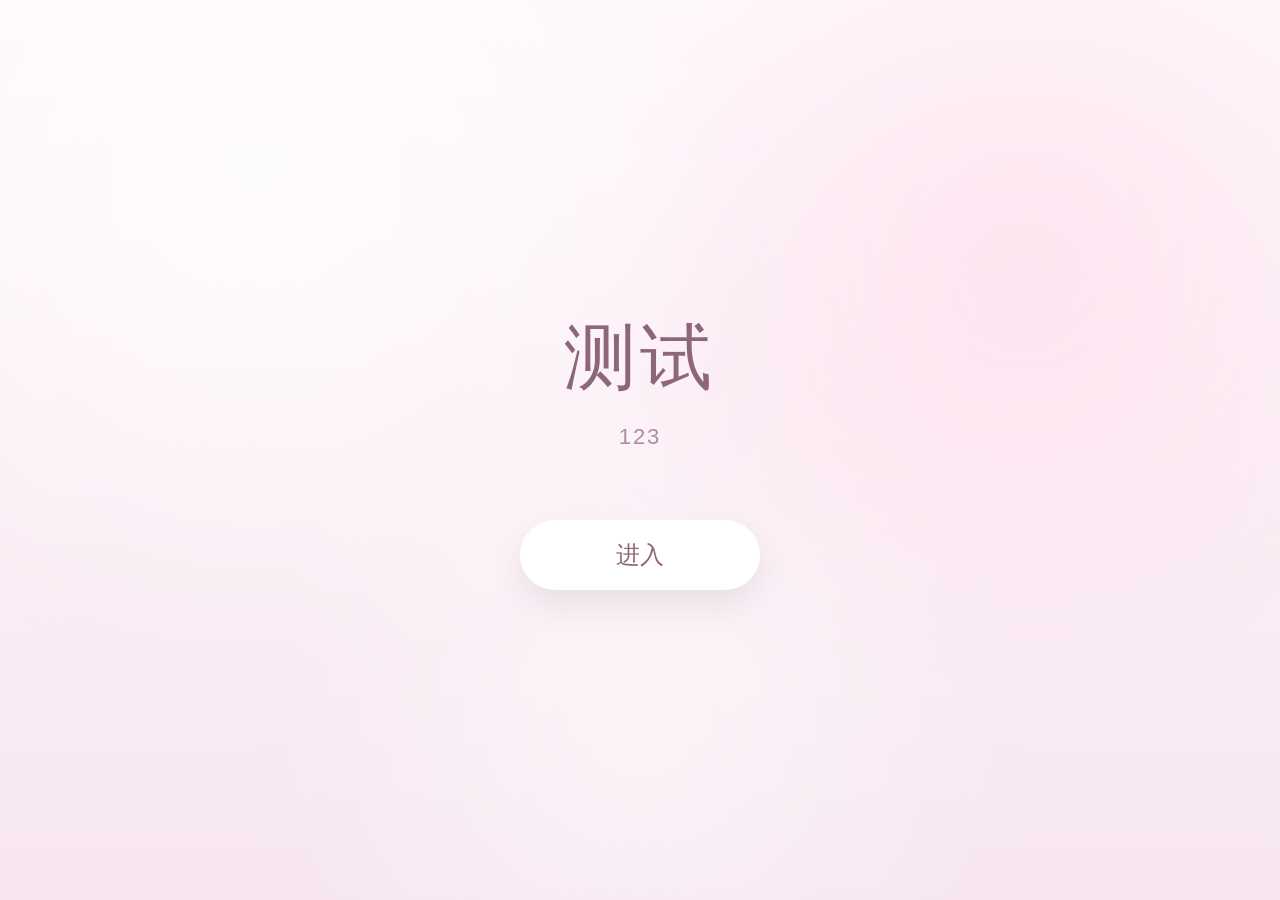
<file: index.html>
<!DOCTYPE html>
<html lang="en">

<head>

<meta charset="UTF-8">
<meta name="viewport" content="width=device-width, initial-scale=1.0">

<title>Cozy Organizer</title>

<link rel="stylesheet" href="./css/index.css">

</head>

<body>

<div class="background"></div>

<div class="container">

    <h1>测试</h1>

    <p class="subtitle">
        123
    </p >

    <button id="startBtn">
        进入
    </button>

</div>

<script src="./js/index.js"></script>

</body>

</html>
</file>
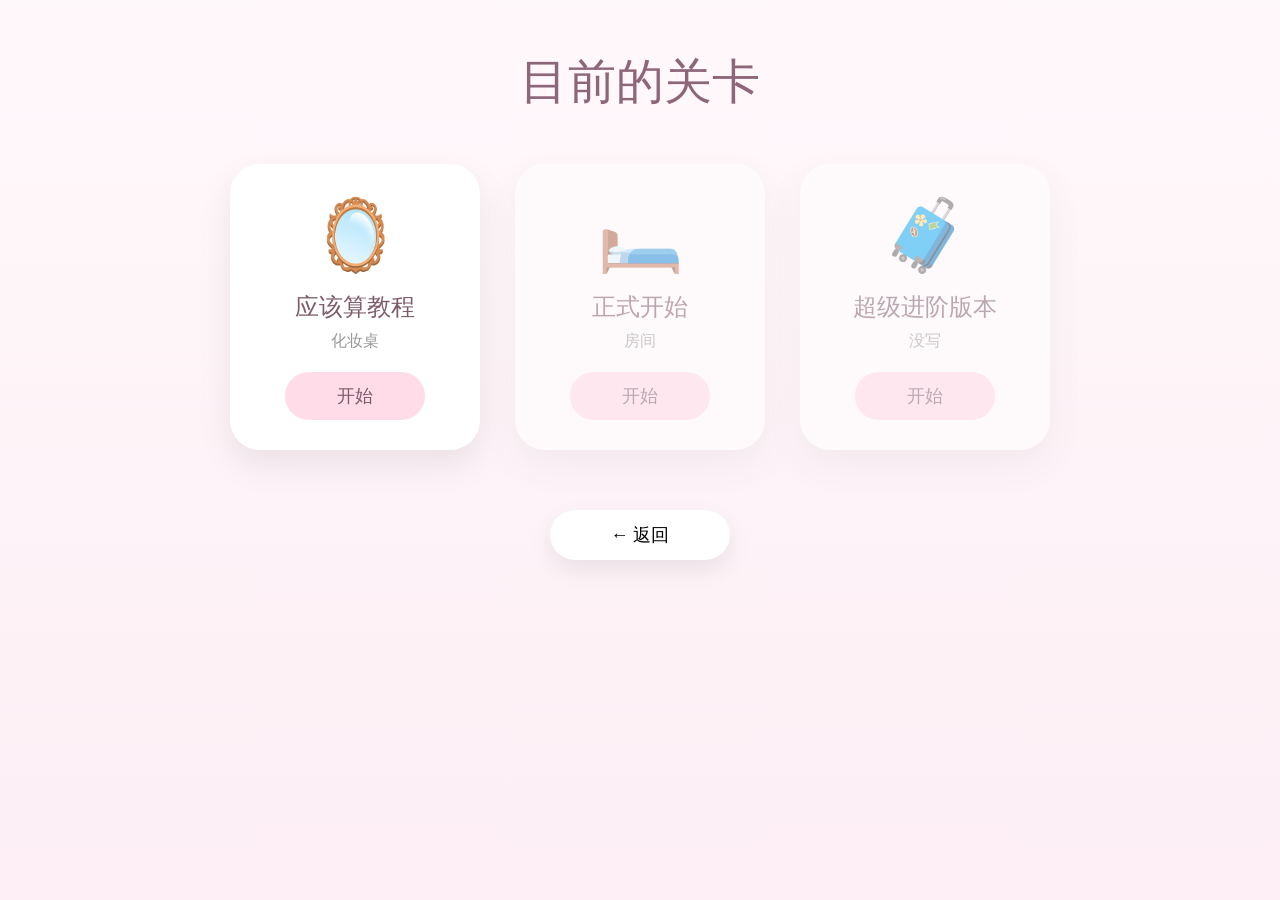
<file: menu.html>
<!DOCTYPE html>
<html lang="en">

<head>

<meta charset="UTF-8">
<meta name="viewport" content="width=device-width, initial-scale=1.0">

<title>Select Level</title>

<link rel="stylesheet" href="./css/menu.css">

</head>

<body>

<h1>目前的关卡</h1>

<div class="levels">

    <div class="card" data-level="1">

        <div class="icon">🪞</div>

        <h2>应该算教程</h2>

        <p>化妆桌</p >

        <button>开始</button>

    </div>

    <div class="card locked" data-level="2">

        <div class="icon">🛏️</div>

        <h2>正式开始</h2>

        <p>房间</p >

        <button>开始</button>

    </div>

    <div class="card locked">

        <div class="icon">🧳</div>

        <h2>超级进阶版本</h2>

        <p>没写</p >

        <button disabled>开始</button>

    </div>

</div>

<button id="back">
← 返回
</button>

<script src="./js/menu.js"></script>

</body>

</html>
</file>
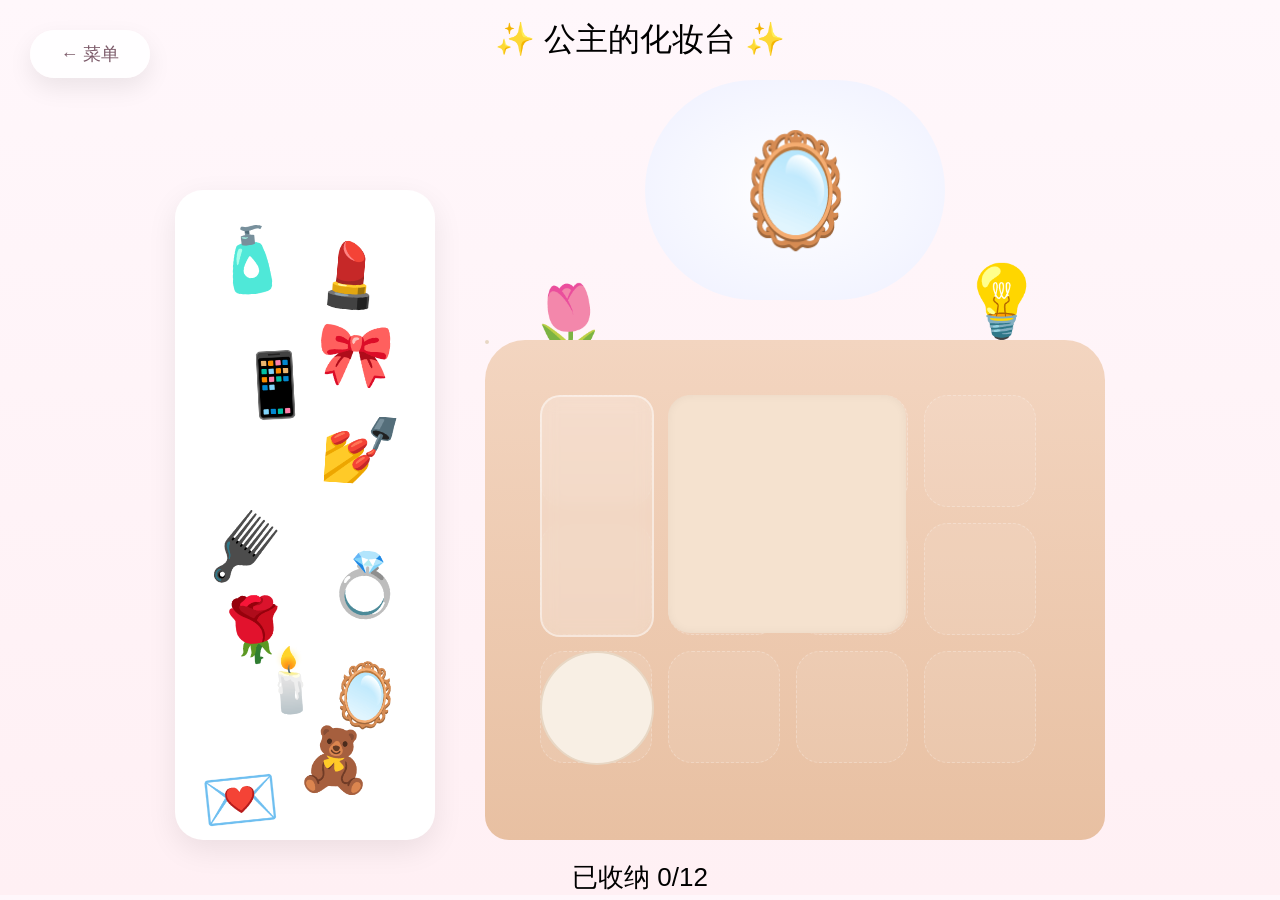
<file: levels/level1.html>
<!DOCTYPE html>
<html>

<head>

<meta charset="utf-8">

<title>化妆台收纳</title>

<link rel="stylesheet" href="../css/game.css">

</head>

<body>
<div id="loading">加载中</div>

<h1>
✨ 公主的化妆台 ✨
</h1>

<div id="game">

<div id="panel">

<div class="item" data-id="bottle">🧴</div>
<div class="item" data-id="lipstick">💄</div>
<div class="item" data-id="phone">📱</div>
<div class="item" data-id="manicure">💅</div>
<div class="item" data-id="comb">🪮</div>
<div class="item" data-id="ring">💍</div>

<div class="item" data-id="candle">🕯️</div>
<div class="item" data-id="smallmirror">🪞</div>
<div class="item" data-id="letter">💌</div>
<div class="item" data-id="doll">🧸</div>
<div class="item" data-id="bouquet">🌹</div>
<div class="item" data-id="hairpin">🎀</div>

</div>


<div id="drawer">

<div id="mirror">🪞</div>
<div id="lamp">💡</div>
<div id="flower">🌷</div>

<div id="table">

<div class="makeup-box"></div>
<div class="skincare-box"></div>
<div class="ring-box"></div>

<div id="grid">
</div>
</div>
</div>
</div>

<div id="score">
已收纳 0/6
</div>

<div id="win">

    <div class="win-box">

        <h2>✨ 恭喜通过教程 ✨</h2>

        <p>
            好棒呀
        </p >

        <div class="stars">
            ⭐⭐⭐
        </div>

        <button id="nextLevel">
            下一关吧
        </button>

        <button id="replay">
            还要再玩
        </button>

        <button id="back">
            返回菜单
        </button>

    </div>

</div>

<button id="backMenu">← 菜单</button>

<script src="../js/game.js"></script>

</body>

</html>
</file>
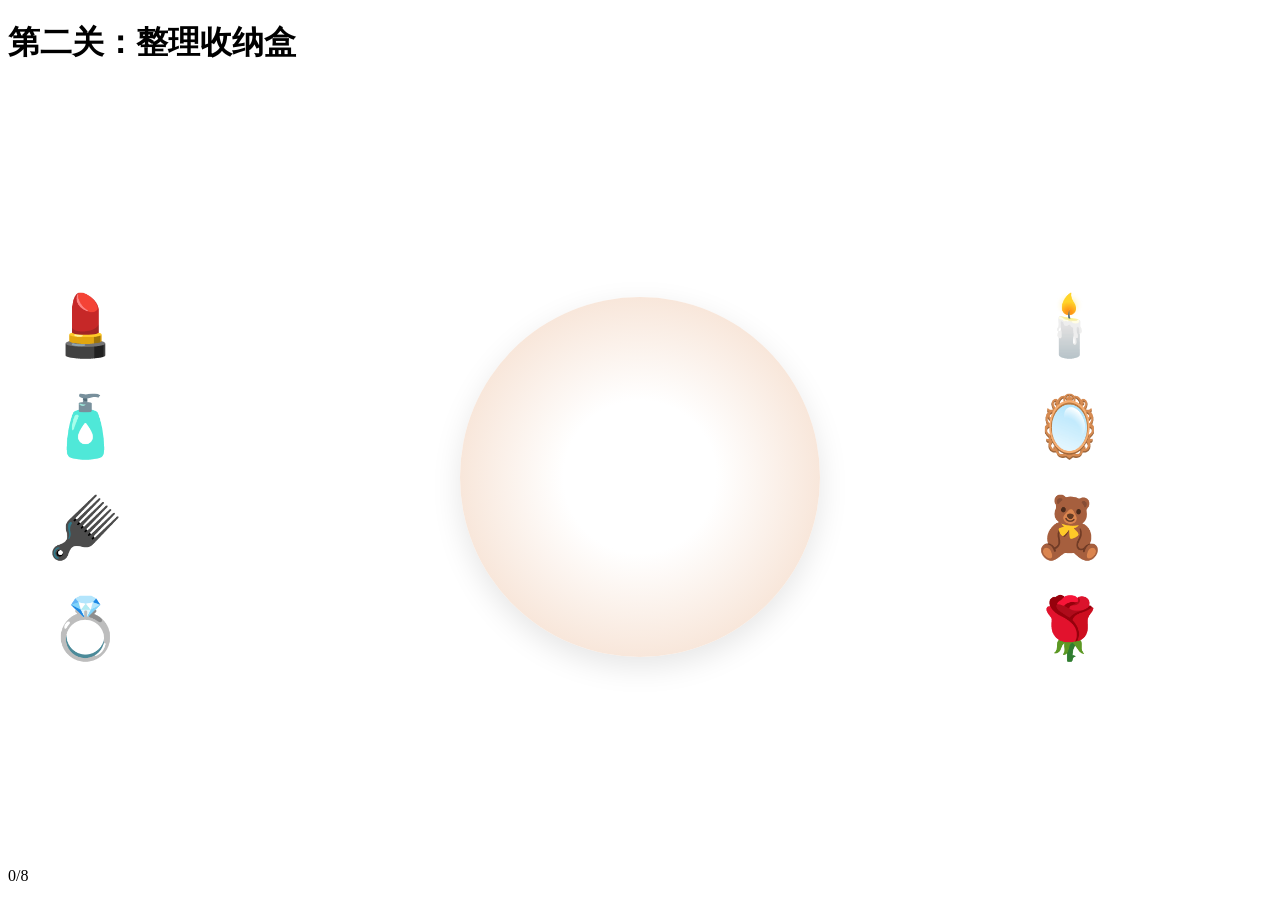
<file: levels/level2.html>
<!DOCTYPE html>
<html>

<head>

<meta charset="utf-8">

<title>房间</title>

<link rel="stylesheet" href="../css/level2.css">

</head>

<body>

<h1>第二关：整理收纳盒</h1>

<div id="game">

  <!-- 左侧散落 -->
  <div id="leftPanel">
    <div class="item" data-id="lipstick">💄</div>
    <div class="item" data-id="bottle">🧴</div>
    <div class="item" data-id="comb">🪮</div>
    <div class="item" data-id="ring">💍</div>
  </div>

  <!-- 中间收纳盒 -->
  <div id="centerArea">
    <div id="tray"></div>
  </div>

  <!-- 右侧散落 -->
  <div id="rightPanel">
    <div class="item" data-id="candle">🕯️</div>
    <div class="item" data-id="mirror">🪞</div>
    <div class="item" data-id="doll">🧸</div>
    <div class="item" data-id="flower">🌹</div>
  </div>

</div>

<div id="score">0/8</div>

<script src="../js/level2.js"></script>
</body>

</html>
</file>
<file: css/index.css>
*{
    margin:0;
    padding:0;
    box-sizing:border-box;
}

body{

    width:100vw;
    height:100vh;

    overflow:hidden;

    display:flex;
    justify-content:center;
    align-items:center;

    font-family:"Segoe UI",sans-serif;

    background:
    linear-gradient(
        180deg,
        #fff8fc,
        #fceff6,
        #f7e6f1
    );

}

.background{

    position:fixed;

    inset:0;

    background:

    radial-gradient(
        circle at 20% 20%,
        rgba(255,255,255,.7),
        transparent 40%
    ),

    radial-gradient(
        circle at 80% 30%,
        rgba(255,220,235,.6),
        transparent 35%
    ),

    radial-gradient(
        circle at 50% 80%,
        rgba(255,255,255,.5),
        transparent 40%
    );

}

.container{

    position:relative;

    text-align:center;

    z-index:10;

}

h1{

    font-size:72px;

    font-weight:300;

    letter-spacing:4px;

    color:#8d6779;

}

.subtitle{

    margin-top:18px;

    font-size:22px;

    color:#b08c9f;

    letter-spacing:2px;

}

#startBtn{

    margin-top:70px;

    width:240px;

    height:70px;

    border:none;

    border-radius:999px;

    background:white;

    color:#8d6779;

    font-size:24px;

    cursor:pointer;

    transition:.25s;

    box-shadow:

    0 15px 35px
    rgba(0,0,0,.08);

}

#startBtn:hover{

    transform:
    translateY(-4px)
    scale(1.03);

    box-shadow:

    0 20px 45px
    rgba(0,0,0,.12);

}

#startBtn:active{

    transform:scale(.97);

}
</file>
<file: css/menu.css>
*{
margin:0;
padding:0;
box-sizing:border-box;
}

body{

font-family:"Segoe UI",sans-serif;

background:linear-gradient(
180deg,
#fff8fb,
#fdeff5
);

min-height:100vh;

display:flex;

flex-direction:column;

align-items:center;

padding:50px;

}

h1{

font-size:48px;

font-weight:300;

color:#8d6779;

margin-bottom:50px;

}

.levels{

display:flex;

gap:35px;

flex-wrap:wrap;

justify-content:center;

}

.card{

width:250px;

padding:30px;

background:white;

border-radius:30px;

text-align:center;

box-shadow:
0 15px 35px rgba(0,0,0,.08);

transition:.25s;

cursor:pointer;

}

.card:hover{

transform:
translateY(-8px);

box-shadow:
0 20px 45px rgba(0,0,0,.12);

}

.icon{

font-size:70px;

margin-bottom:15px;

}

.card h2{

color:#7c5b6a;

font-weight:500;

margin-bottom:8px;

}

.card p{

color:#999;

margin-bottom:20px;

}

.card button{

width:140px;

height:48px;

border:none;

border-radius:999px;

background:#ffdce8;

color:#7c5b6a;

font-size:18px;

cursor:pointer;

}

.card button:hover{

background:#ffcddd;

}

.locked{

opacity:.5;

cursor:default;

}

.locked:hover{

transform:none;

box-shadow:
0 15px 35px rgba(0,0,0,.08);

}

#back{

margin-top:60px;

width:180px;

height:50px;

border:none;

border-radius:999px;

background:white;

font-size:18px;

cursor:pointer;

box-shadow:
0 10px 25px rgba(0,0,0,.08);

}

#back:hover{

transform:translateY(-3px);

}
</file>
<file: css/game.css>
body{

margin:0;

background:
linear-gradient(
180deg,
#fff7fb,
#fff0f4
);

font-family:sans-serif;

display:flex;

flex-direction:column;

align-items:center;

overflow:hidden;

}

h1{

font-weight:500;

margin:18px;

}

#game{

display:flex;

gap:50px;

align-items:flex-end;

}

#panel{

width:260px;

height:650px;

background:white;

border-radius:28px;

position:relative;

box-shadow:
0 10px 30px rgba(0,0,0,.08);

}

#drawer{

width:620px;

height:760px;

position:relative;

}

#mirror{

position:absolute;

left:50%;

top:0;

transform:
translateX(-50%);

width:300px;

height:220px;

border-radius:999px;

background:
radial-gradient(
white,
#eef0ff
);

font-size:110px;

display:flex;

align-items:center;

justify-content:center;

}

#flower{

position:absolute;

left:40px;

top:200px;

font-size:70px;

}

#lamp{

position:absolute;

right:60px;

top:180px;

font-size:70px;

}

#table{

position:absolute;

bottom:0;

width:100%;

height:500px;

background:

linear-gradient(
180deg,
#f3d5c0,
#e8c0a2
);

border-radius:

40px
40px
24px
24px;

}

#grid{

position:absolute;

left:55px;

top:55px;

display:grid;

grid-template-columns:

repeat(4,110px);

grid-template-rows:

repeat(3,110px);

gap:18px;

}

.cell{

width:110px;

height:110px;

border-radius:24px;

border:

1px dashed
rgba(255,255,255,.25);

background:

rgba(255,255,255,.08);

}

.item{

position:absolute;

width:80px;

height:80px;

display:flex;

justify-content:center;

align-items:center;

font-size:62px;

cursor:grab;

user-select:none;

z-index:10;

}

#score{

margin-top:20px;

font-size:26px;

}

.makeup-box{

position:absolute;

background:
rgba(255,255,255,.18);

border:
2px solid rgba(255,255,255,.45);

border-radius:20px;

backdrop-filter:blur(8px);

pointer-events:none;

z-index:1;

}

.skincare-box{

position:absolute;

background:
#f5e2cf;

border-radius:22px;

box-shadow:
inset 0 0 10px rgba(0,0,0,.05);

pointer-events:none;

z-index:1;

}

.ring-box{

position:absolute;

background:
#f8efe4;

border-radius:50%;

border:
2px solid #e8d7c4;

pointer-events:none;

z-index:1;

}

#backMenu{

position:fixed;

left:30px;

top:30px;

width:120px;

height:48px;

border:none;

border-radius:999px;

background:rgba(255,255,255,.85);

backdrop-filter:blur(10px);

color:#7c5b6a;

font-size:18px;

cursor:pointer;

box-shadow:
0 10px 25px rgba(0,0,0,.08);

transition:.2s;

z-index:9999;

}

#backMenu:hover{

transform:
translateY(-2px);

background:white;

box-shadow:
0 15px 30px rgba(0,0,0,.12);

}

#backMenu:active{

transform:scale(.96);

}

/* ---------- 通关弹窗 ---------- */

#win{

position:fixed;

left:0;
top:0;

width:100%;
height:100%;

display:none;

justify-content:center;
align-items:center;

background:rgba(255,245,250,.45);

backdrop-filter:blur(8px);

z-index:99999;

}

#win.show{

display:flex;

animation:fade .35s;

}

@keyframes fade{

from{

opacity:0;

}

to{

opacity:1;

}

}

.win-box{

width:420px;

padding:45px;

background:white;

border-radius:32px;

text-align:center;

box-shadow:

0 25px 60px rgba(0,0,0,.18);

animation:pop .35s;

}

@keyframes pop{

from{

transform:scale(.8);

opacity:0;

}

to{

transform:scale(1);

opacity:1;

}

}

.win-box h2{

font-size:42px;

font-weight:500;

color:#8d6779;

}

.win-box p{

margin-top:18px;

font-size:22px;

color:#a98d9d;

}

.stars{

margin:30px 0;

font-size:46px;

}

.win-box button{

display:block;

margin:15px auto;

width:220px;

height:56px;

border:none;

border-radius:999px;

background:#ffd9e6;

font-size:20px;

cursor:pointer;

transition:.2s;

}

.win-box button:hover{

transform:translateY(-3px);

background:#ffc7da;

}

#loading{
  position: fixed;
  inset: 0;
  background: white;
  display: flex;
  justify-content: center;
  align-items: center;
  font-size: 24px;
  z-index: 9999;
}
</file>
<file: css/level2.css>
#game{
  display:flex;
  justify-content:space-between;
  align-items:center;
  height:700px;
  padding:40px;
}

#leftPanel, #rightPanel{
  width:200px;
  display:flex;
  flex-direction:column;
  gap:30px;
}

.item{
  font-size:60px;
  cursor:grab;
  user-select:none;
}

#centerArea{
  flex:1;
  display:flex;
  justify-content:center;
  align-items:center;
}

#tray{
  width:360px;
  height:360px;
  border-radius:50%;
  background: radial-gradient(circle, #fff 30%, #f3d5c0);
  box-shadow: 0 10px 30px rgba(0,0,0,.1);
  position:relative;
}
</file>
